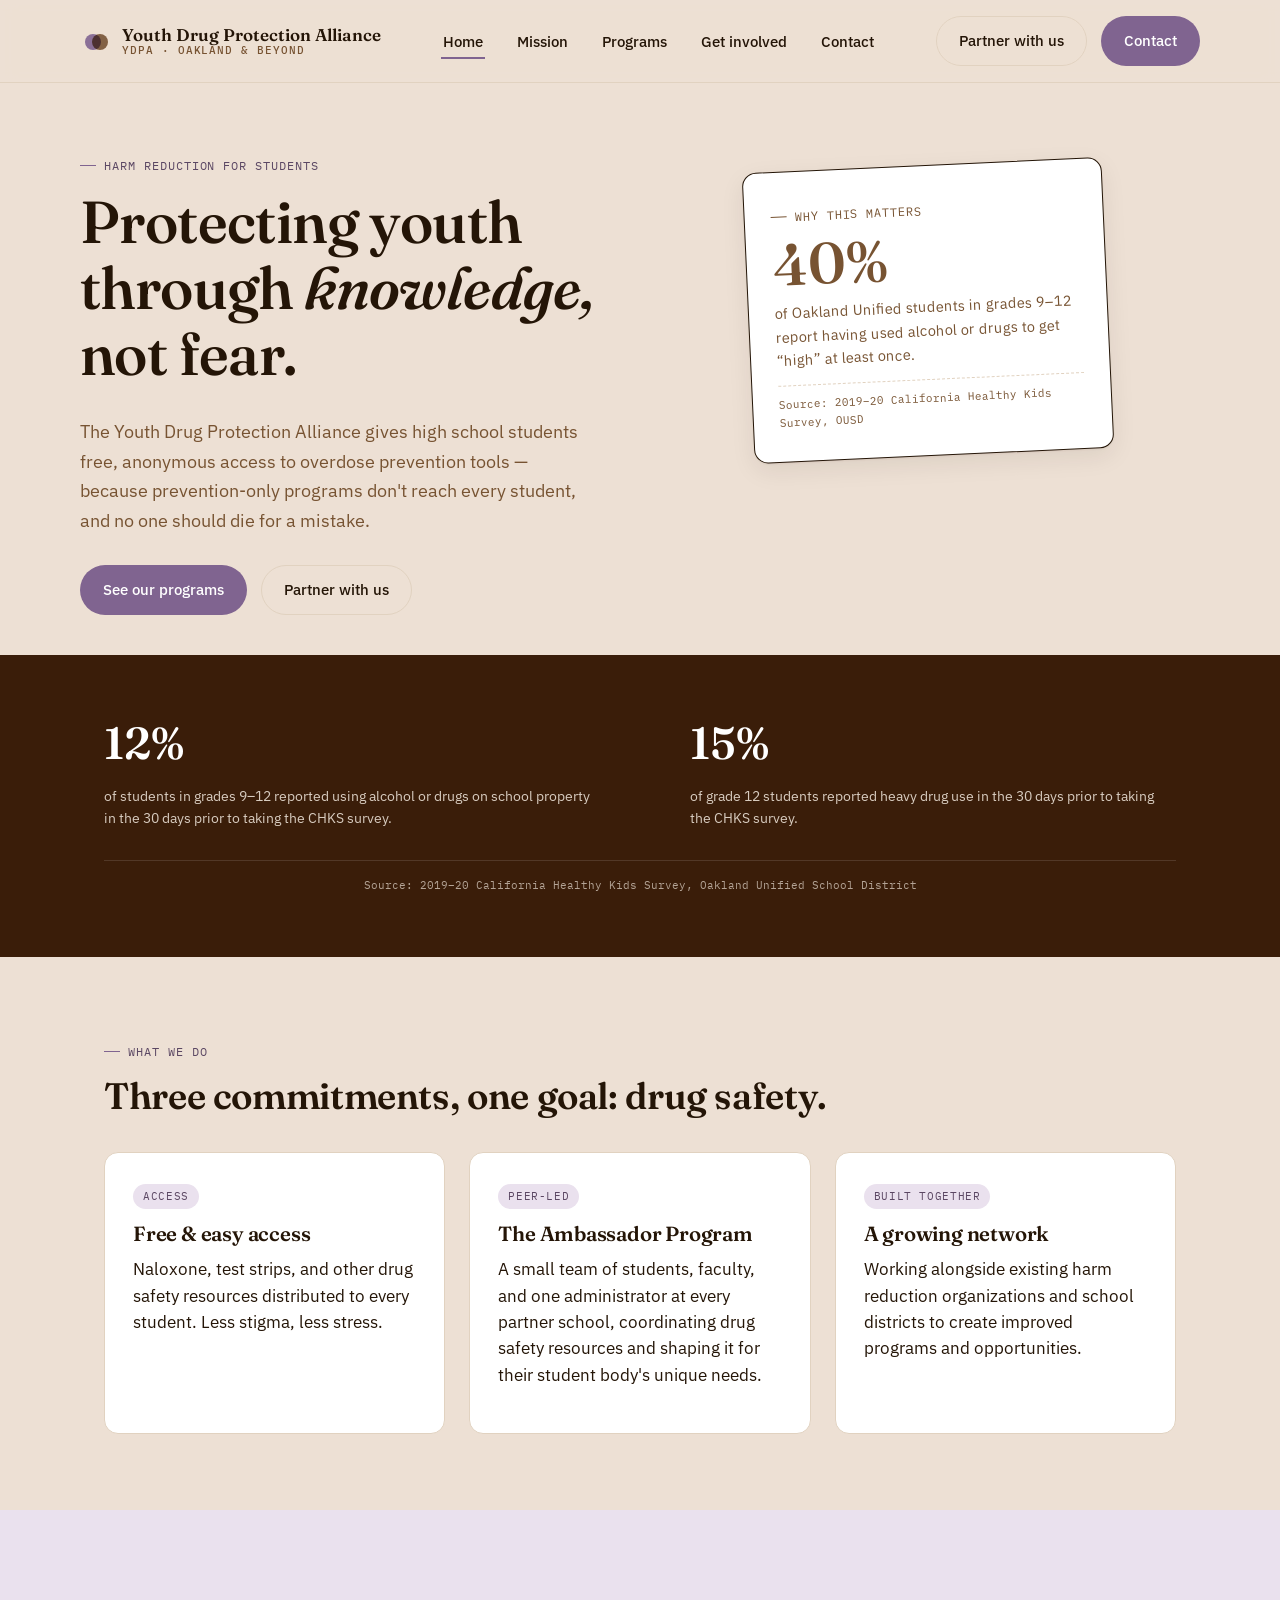
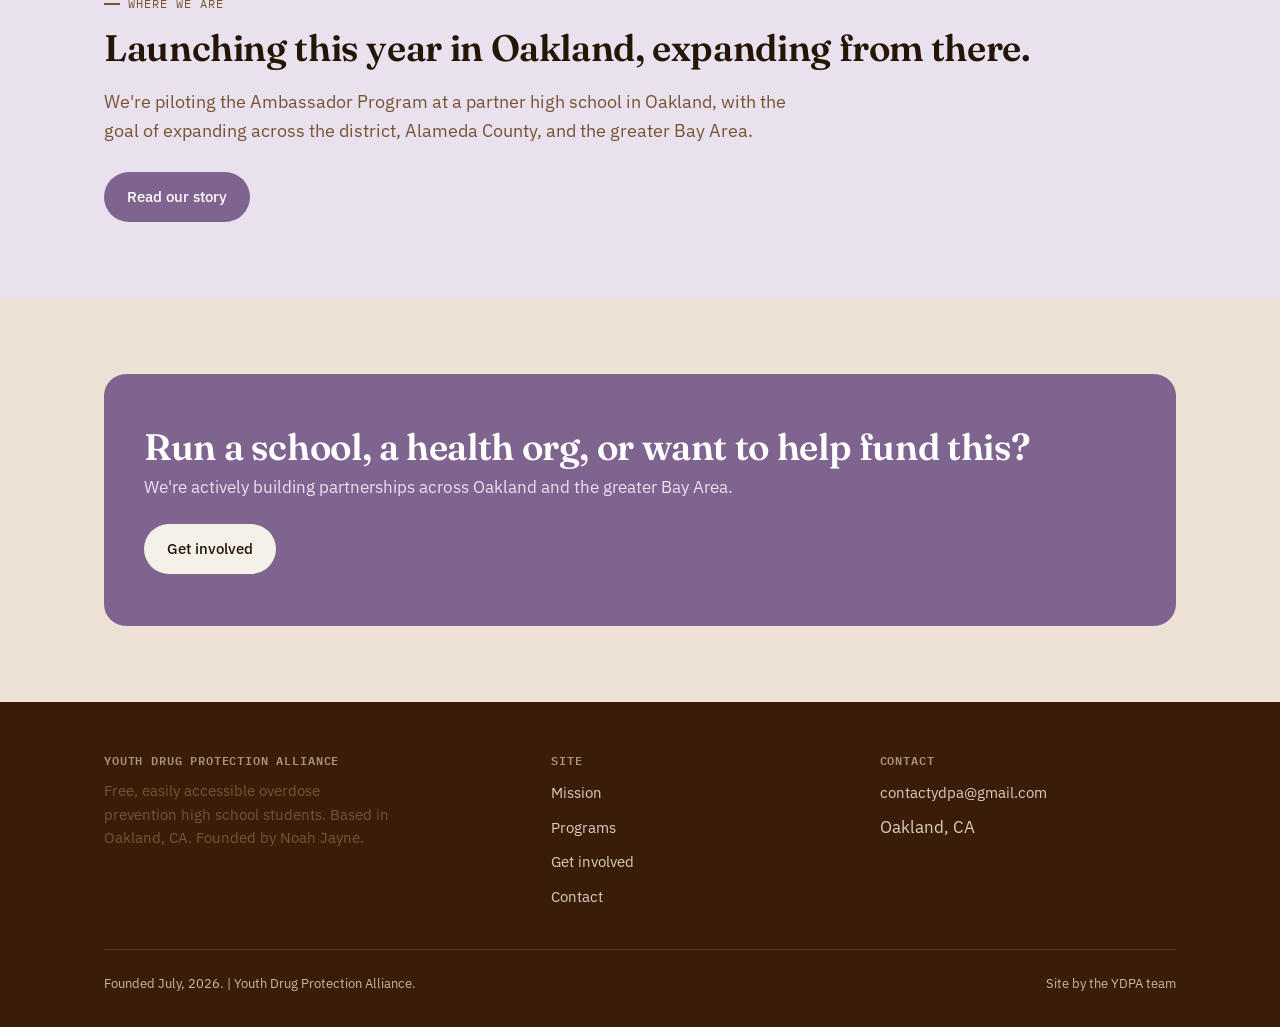
<file: index.html>
<!DOCTYPE html>
<html lang="en">
<head>
<meta charset="UTF-8">
<meta name="viewport" content="width=device-width, initial-scale=1.0">
<title>Youth Drug Protection Alliance — Free, anonymous overdose prevention for youth</title>
<meta name="description" content="Youth Drug Protection Alliance gives Bay Area students free, anonymous access to overdose prevention tools — because prevention alone doesn't reach everyone.">
<link rel="icon" href="data:image/svg+xml,%3Csvg xmlns='http://www.w3.org/2000/svg' viewBox='0 0 32 32'%3E%3Crect width='32' height='32' rx='8' fill='%23F1E6DA'/%3E%3Ccircle cx='13' cy='17' r='7' fill='%23806490' opacity='0.9'/%3E%3Ccircle cx='20' cy='17' r='7' fill='%23775332' opacity='0.85'/%3E%3C/svg%3E">
<link rel="preconnect" href="https://fonts.googleapis.com">
<link href="https://fonts.googleapis.com/css2?family=Fraunces:opsz,wght@9..144,400;9..144,560;9..144,600&family=IBM+Plex+Sans:wght@400;500;600&family=IBM+Plex+Mono:wght@500;600&display=swap" rel="stylesheet">
<link rel="stylesheet" href="css/style.css">
</head>
<body>

<header class="site-header">
  <div class="container nav">
    <a href="index.html" class="brand">
      <svg class="brand-mark" viewBox="0 0 32 32" aria-hidden="true">
        <circle cx="13" cy="17" r="8" fill="var(--fern)" opacity="0.9"/>
        <circle cx="20" cy="17" r="8" fill="var(--berry)" opacity="0.85" style="mix-blend-mode:multiply"/>
      </svg>
      <span class="brand-name">Youth Drug Protection Alliance<small>YDPA · Oakland &amp; Beyond </small></span>
    </a>
    <button class="nav-toggle" aria-label="Toggle menu" aria-expanded="false">
      <span></span><span></span><span></span>
    </button>
    <ul class="nav-links">
      <li><a href="index.html" aria-current="page">Home</a></li>
      <li><a href="about.html">Mission</a></li>
      <li><a href="programs.html">Programs</a></li>
      <li><a href="partners.html">Get involved</a></li>
      <li><a href="contact.html">Contact</a></li>
    </ul>
    <div class="nav-cta">
      <a href="partners.html" class="btn btn-ghost">Partner with us</a>
      <a href="contact.html" class="btn btn-primary">Contact</a>
    </div>
  </div>
</header>

<main>

  <section class="hero container">
    <div class="hero-grid">
      <div class="hero-copy reveal in">
        <div class="eyebrow">Harm reduction for students</div>
        <h1>Protecting youth through <i>knowledge,</i>  not fear.</h1>
        <p class="lede">The Youth Drug Protection Alliance gives high school students free, anonymous access to overdose prevention tools — because prevention-only programs don't reach every student, and no one should die for a mistake. </p>
        <div class="hero-actions">
          <a href="programs.html" class="btn btn-primary">See our programs</a>
          <a href="partners.html" class="btn btn-ghost">Partner with us</a>
        </div>
      </div>
      <aside class="index-card reveal in" aria-label="Key statistic">
        <div class="eyebrow berry">Why this matters</div>
        <p class="big-stat">40%</p>
        <p>of Oakland Unified students in grades 9&ndash;12 report having used alcohol or drugs to get &ldquo;high&rdquo; at least once.</p>
        <p class="source">Source: 2019&ndash;20 California Healthy Kids Survey, OUSD</p>
      </aside>
    </div>
  </section>

  <section class="stat-band">
    <div class="container">
      <div class="stat-grid">
        <div class="stat-item reveal">
          <p class="big-stat">12%</p>
          <p>of students in grades 9&ndash;12 reported using alcohol or drugs on school property in the 30 days prior to taking the CHKS survey.</p>
        </div>
        <div class="stat-item reveal">
          <p class="big-stat">15%</p>
          <p>of grade 12 students reported heavy drug use in the 30 days prior to taking the CHKS survey.</p>
        </div>
      </div>
      <p class="source">Source: 2019&ndash;20 California Healthy Kids Survey, Oakland Unified School District</p>
    </div>
  </section>

  <section class="section">
    <div class="container">
      <div class="eyebrow">What we do</div>
      <h2>Three commitments, one goal: drug safety.</h2>
      <div class="grid-3" style="margin-top:36px;">
        <div class="card reveal">
          <span class="tag">Access</span>
          <h3>Free &amp; easy access</h3>
          <p>Naloxone, test strips, and other drug safety resources distributed to every student. Less stigma, less stress.</p>
        </div>
        <div class="card reveal">
          <span class="tag">Peer-led</span>
          <h3>The Ambassador Program</h3>
          <p>A small team of students, faculty, and one administrator at every partner school, coordinating drug safety resources and shaping it for their student body's unique needs.</p>
        </div>
        <div class="card reveal">
          <span class="tag">Built together</span>
          <h3>A growing network</h3>
          <p> Working alongside existing harm reduction organizations and school districts to create improved programs and opportunities.</p>
        </div>
      </div>
    </div>
  </section>

  <section class="section tint">
    <div class="container">
      <div class="eyebrow berry">Where we are</div>
      <h2>Launching this year in Oakland, expanding from there.</h2>
      <p class="lede" style="max-width:64ch;">We're piloting the Ambassador Program at a partner high school in Oakland, with the goal of expanding across the district, Alameda County, and the greater Bay Area. </p>
      <a href="about.html" class="btn btn-primary" style="margin-top:8px;">Read our story</a>
    </div>
  </section>

  <section class="section">
    <div class="container">
      <div class="cta-band reveal">
        <div>
          <h2>Run a school, a health org, or want to help fund this?</h2>
          <p>We're actively building partnerships across Oakland and the greater Bay Area.</p>
        </div>
        <a href="partners.html" class="btn btn-on-dark">Get involved</a>
      </div>
    </div>
  </section>

</main>

<footer class="site-footer">
  <div class="container">
    <div class="footer-grid">
      <div>
        <h4>Youth Drug Protection Alliance</h4>
        <p style="color:var(--sub); font-size:14.5px; max-width:32ch;">Free, easily accessible overdose prevention high school students. Based in Oakland, CA. Founded by Noah Jayne.</p>
      </div>
      <div>
        <h4>Site</h4>
        <ul>
          <li><a href="about.html">Mission</a></li>
          <li><a href="programs.html">Programs</a></li>
          <li><a href="partners.html">Get involved</a></li>
          <li><a href="contact.html">Contact</a></li>
        </ul>
      </div>
      <div>
        <h4>Contact</h4>
        <ul>
          <li><a href="mailto:contactydpa@gmail.com">contactydpa@gmail.com</a></li>
          <li>Oakland, CA</li>
        </ul>
      </div>
    </div>
    <div class="footer-bottom">
    </span> Founded July, 2026. | Youth Drug Protection Alliance.</span>
      <span>Site by the YDPA team</span>
    </div>
  </div>
</footer>

<script>document.getElementById('year').textContent = new Date().getFullYear();</script>
<script src="js/main.js"></script>
</body>
</html>
</file>
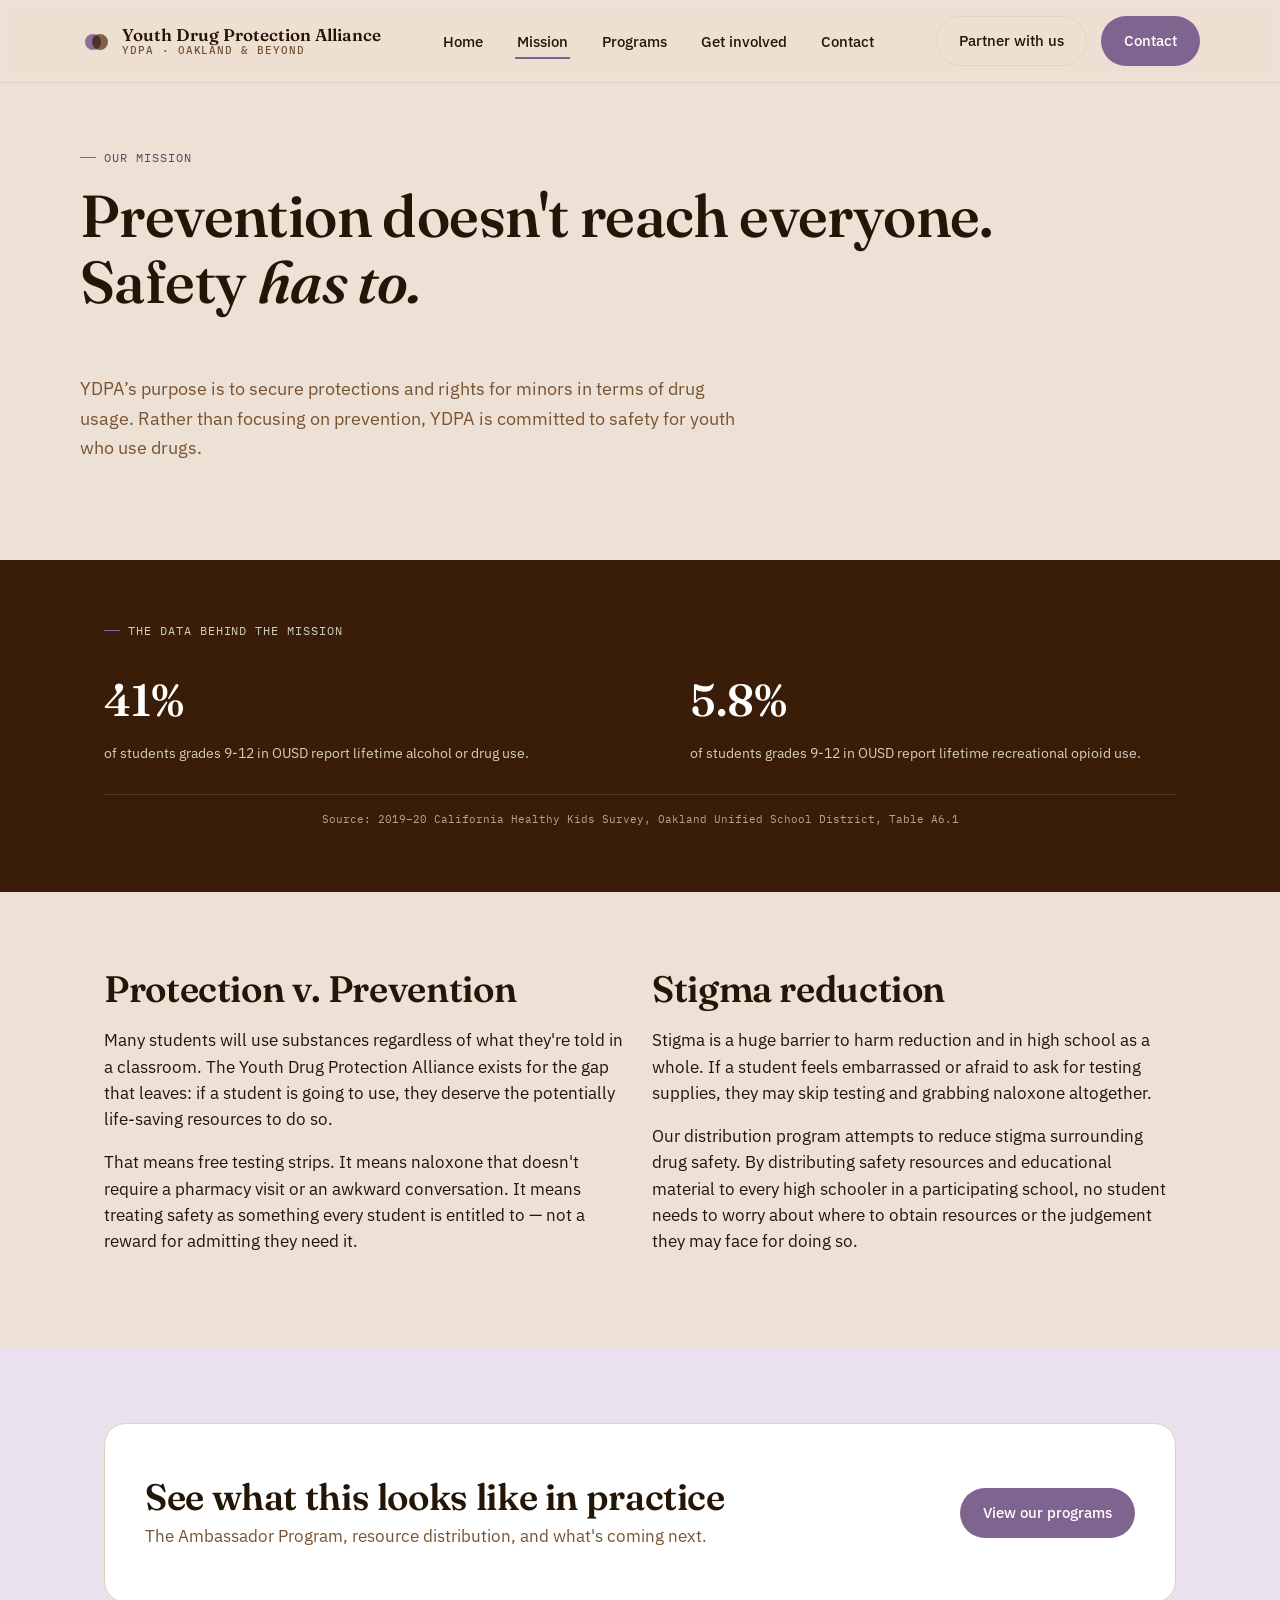
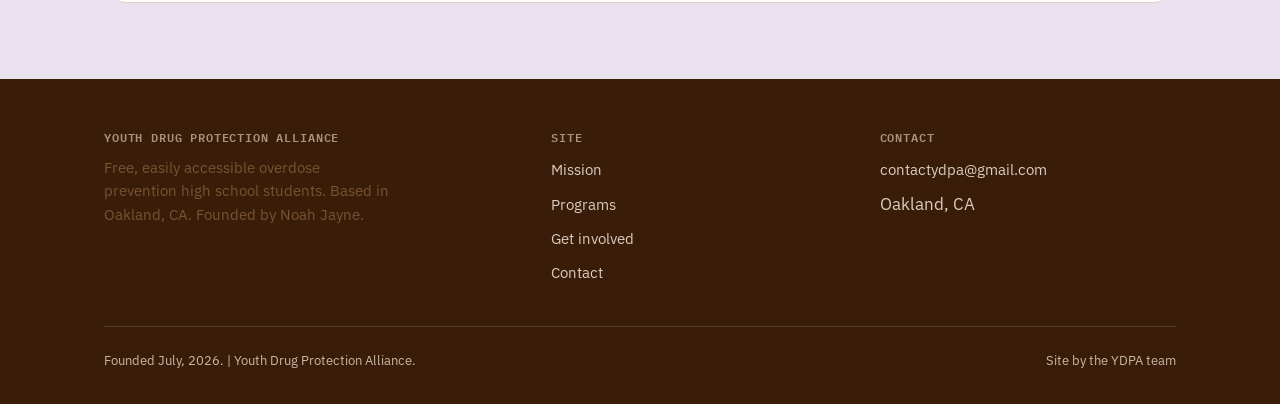
<file: about.html>
<!DOCTYPE html>
<html lang="en">
<head>
<meta charset="UTF-8">
<meta name="viewport" content="width=device-width, initial-scale=1.0">
<title>Our Mission — Youth Drug Protection Alliance</title>
<meta name="description" content="Why Youth Drug Protection Alliance exists: prevention-only programs don't reach every student, so we make sure that if a student does use, they don't die.">
<link rel="icon" href="data:image/svg+xml,%3Csvg xmlns='http://www.w3.org/2000/svg' viewBox='0 0 32 32'%3E%3Crect width='32' height='32' rx='8' fill='%23F1E6DA'/%3E%3Ccircle cx='13' cy='17' r='7' fill='%23806490' opacity='0.9'/%3E%3Ccircle cx='20' cy='17' r='7' fill='%23775332' opacity='0.85'/%3E%3C/svg%3E">
<link rel="preconnect" href="https://fonts.googleapis.com">
<link href="https://fonts.googleapis.com/css2?family=Fraunces:opsz,wght@9..144,400;9..144,560;9..144,600&family=IBM+Plex+Sans:wght@400;500;600&family=IBM+Plex+Mono:wght@500;600&display=swap" rel="stylesheet">
<link rel="stylesheet" href="css/style.css">
</head>
<body>

<header class="site-header">
  <div class="container nav">
    <a href="index.html" class="brand">
      <svg class="brand-mark" viewBox="0 0 32 32" aria-hidden="true">
        <circle cx="13" cy="17" r="8" fill="var(--fern)" opacity="0.9"/>
        <circle cx="20" cy="17" r="8" fill="var(--berry)" opacity="0.85" style="mix-blend-mode:multiply"/>
      </svg>
      <span class="brand-name">Youth Drug Protection Alliance<small>YDPA · Oakland &amp; Beyond </small></span>
    </a>
    <button class="nav-toggle" aria-label="Toggle menu" aria-expanded="false">
      <span></span><span></span><span></span>
    </button>
    <ul class="nav-links">
      <li><a href="index.html">Home</a></li>
      <li><a href="about.html" aria-current="page">Mission</a></li>
      <li><a href="programs.html">Programs</a></li>
      <li><a href="partners.html">Get involved</a></li>
      <li><a href="contact.html">Contact</a></li>
    </ul>
    <div class="nav-cta">
      <a href="partners.html" class="btn btn-ghost">Partner with us</a>
      <a href="contact.html" class="btn btn-primary">Contact</a>
    </div>
  </div>
</header>

<main>

  <section class="page-header container">
    <div class="eyebrow">Our mission</div>
    <h1>Prevention doesn't reach everyone. <br/> Safety <i>has to.</i> </h1>
    <p class="lede"> <br/> YDPA’s purpose is to secure protections and rights for minors in terms of drug usage. Rather than focusing on prevention, YDPA is committed to safety for youth who use drugs.<br/> <br/> <br/> </p>
  </section>

  <section class="stat-band">
    <div class="container">
      <div class="eyebrow" style="color:#CFCDC0;">The data behind the mission</div>
      <div class="stat-grid" style="margin-top:10px;">
        <div class="stat-item reveal">
          <p class="big-stat">41%</p>
          <p>of students grades 9-12 in OUSD report lifetime alcohol or drug use.</p>
        </div>
        <div class="stat-item reveal">
          <p class="big-stat">5.8%</p>
          <p>of students grades 9-12 in OUSD report lifetime recreational opioid use.</p>
        </div>
      </div>
      <p class="source">Source: 2019&ndash;20 California Healthy Kids Survey, Oakland Unified School District, Table A6.1</p>
    </div>
  </section>

  
  <section class="section">
    <div class="container">
      <div class="grid-2">
        <div class="reveal">
          <h2>Protection v. Prevention</h2>
          <p>Many students will use substances regardless of what they're told in a classroom. The Youth Drug Protection Alliance exists for the gap that leaves: if a student is going to use, they deserve the potentially life-saving resources to do so.</p>
          <p>That means free testing strips. It means naloxone that doesn't require a pharmacy visit or an awkward conversation. It means treating safety as something every student is entitled to &mdash; not a reward for admitting they need it.</p>
        </div>
        <div class="reveal">
          <h2>Stigma reduction</h2>
          <p>Stigma is a huge barrier to harm reduction and in high school as a whole. If a student feels embarrassed or afraid to ask for testing supplies, they may skip testing and grabbing naloxone altogether. </p>
          <p>Our distribution program attempts to reduce stigma surrounding drug safety. By distributing safety resources and educational material to every high schooler in a participating school, no student needs to worry about where to obtain resources or the judgement they may face for doing so.</p>
        </div>
      </div>
    </div>
  </section>


  <section class="section tint">
    <div class="container">
      <div class="cta-band" style="background:var(--card); border:1px solid var(--line);">
        <div>
          <h2 style="color:var(--ink);">See what this looks like in practice</h2>
          <p style="color:var(--sub);">The Ambassador Program, resource distribution, and what's coming next.</p>
        </div>
        <a href="programs.html" class="btn btn-primary">View our programs</a>
      </div>
    </div>
  </section>

</main>

<footer class="site-footer">
  <div class="container">
    <div class="footer-grid">
      <div>
        <h4>Youth Drug Protection Alliance</h4>
        <p style="color:var(--sub); font-size:14.5px; max-width:32ch;">Free, easily accessible overdose prevention high school students. Based in Oakland, CA. Founded by Noah Jayne.</p>
      </div>
      <div>
        <h4>Site</h4>
        <ul>
          <li><a href="about.html">Mission</a></li>
          <li><a href="programs.html">Programs</a></li>
          <li><a href="partners.html">Get involved</a></li>
          <li><a href="contact.html">Contact</a></li>
        </ul>
      </div>
      <div>
        <h4>Contact</h4>
        <ul>
          <li><a href="mailto:contactydpa@gmail.com">contactydpa@gmail.com</a></li>
          <li>Oakland, CA</li>
        </ul>
      </div>
    </div>
    <div class="footer-bottom">
    </span> Founded July, 2026. | Youth Drug Protection Alliance.</span>
      <span>Site by the YDPA team</span>
    </div>
  </div>
</footer>

<script>document.getElementById('year').textContent = new Date().getFullYear();</script>
<script src="js/main.js"></script>
</body>
</html>
</file>
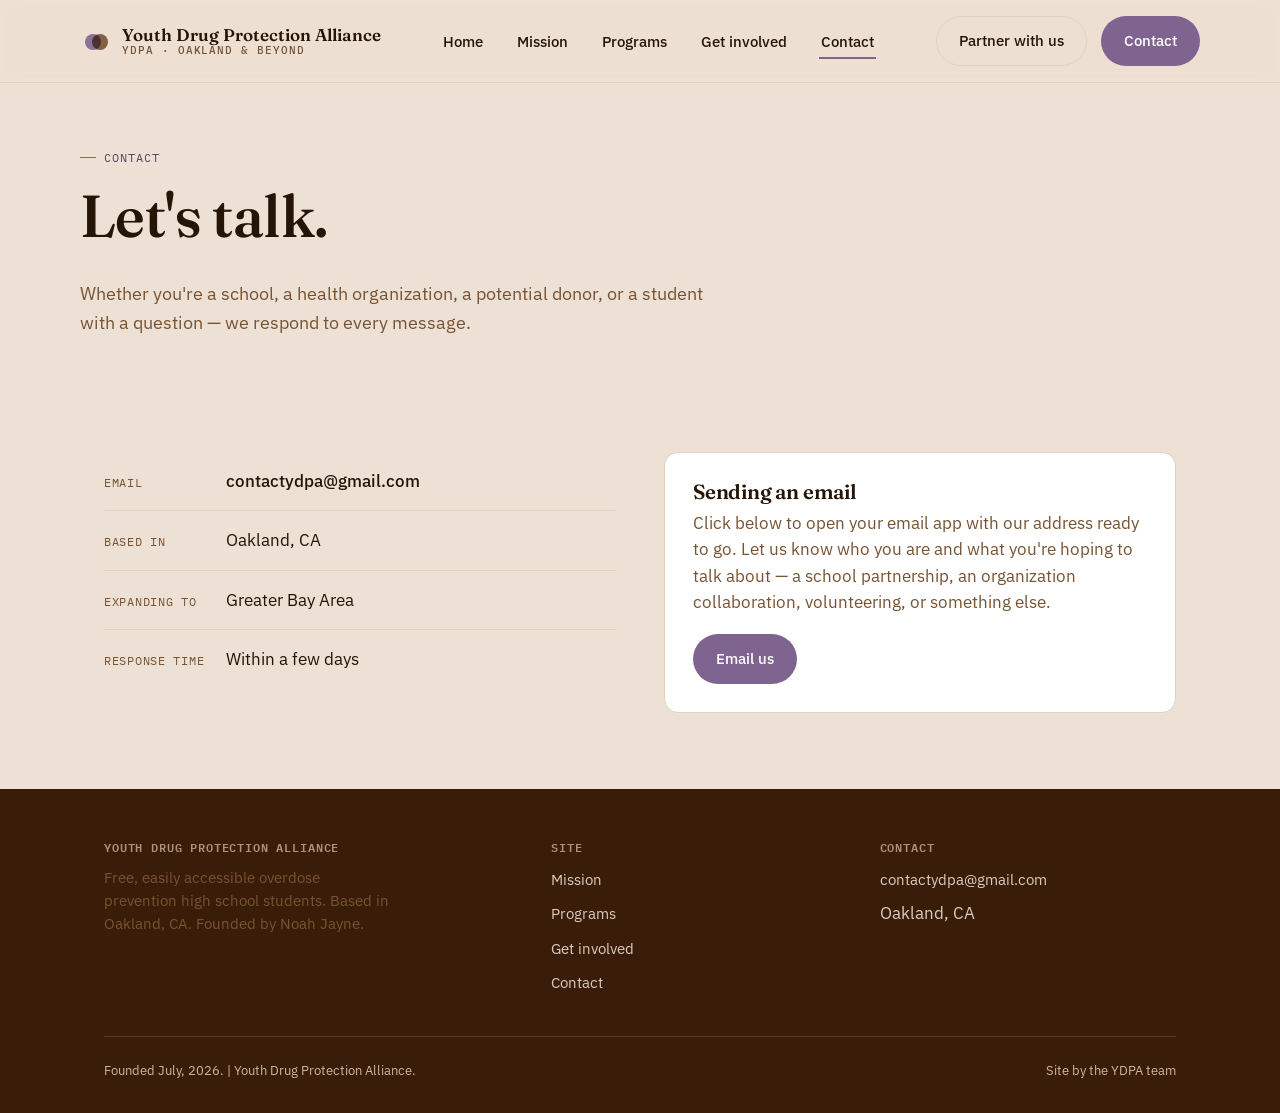
<file: contact.html>
<!DOCTYPE html>
<html lang="en">
<head>
<meta charset="UTF-8">
<meta name="viewport" content="width=device-width, initial-scale=1.0">
<title>Contact — Youth Drug Protection Alliance</title>
<meta name="description" content="Get in touch with Youth Drug Protection Alliance.">
<link rel="icon" href="data:image/svg+xml,%3Csvg xmlns='http://www.w3.org/2000/svg' viewBox='0 0 32 32'%3E%3Crect width='32' height='32' rx='8' fill='%23F1E6DA'/%3E%3Ccircle cx='13' cy='17' r='7' fill='%23806490' opacity='0.9'/%3E%3Ccircle cx='20' cy='17' r='7' fill='%23775332' opacity='0.85'/%3E%3C/svg%3E">
<link rel="preconnect" href="https://fonts.googleapis.com">
<link href="https://fonts.googleapis.com/css2?family=Fraunces:opsz,wght@9..144,400;9..144,560;9..144,600&family=IBM+Plex+Sans:wght@400;500;600&family=IBM+Plex+Mono:wght@500;600&display=swap" rel="stylesheet">
<link rel="stylesheet" href="css/style.css">
</head>
<body>

<header class="site-header">
  <div class="container nav">
    <a href="index.html" class="brand">
      <svg class="brand-mark" viewBox="0 0 32 32" aria-hidden="true">
        <circle cx="13" cy="17" r="8" fill="var(--fern)" opacity="0.9"/>
        <circle cx="20" cy="17" r="8" fill="var(--berry)" opacity="0.85" style="mix-blend-mode:multiply"/>
      </svg>
      <span class="brand-name">Youth Drug Protection Alliance<small>YDPA · Oakland &amp; Beyond </small></span>
    </a>
    <button class="nav-toggle" aria-label="Toggle menu" aria-expanded="false">
      <span></span><span></span><span></span>
    </button>
    <ul class="nav-links">
      <li><a href="index.html">Home</a></li>
      <li><a href="about.html">Mission</a></li>
      <li><a href="programs.html">Programs</a></li>
      <li><a href="partners.html">Get involved</a></li>
      <li><a href="contact.html" aria-current="page">Contact</a></li>
    </ul>
    <div class="nav-cta">
      <a href="partners.html" class="btn btn-ghost">Partner with us</a>
      <a href="contact.html" class="btn btn-primary">Contact</a>
    </div>
  </div>
</header>

<main>

  <section class="page-header container">
    <div class="eyebrow">Contact</div>
    <h1>Let's talk.</h1>
    <p class="lede">Whether you're a school, a health organization, a potential donor, or a student with a question &mdash; we respond to every message.</p>
  </section>

  <section class="section">
    <div class="container contact-grid">
      <div class="reveal">
        <div class="contact-line">
          <span class="label">Email</span>
          <a href="mailto:contactydpa@gmail.com">contactydpa@gmail.com</a>
        </div>
        <div class="contact-line">
          <span class="label">Based in</span>
          <span>Oakland, CA</span>
        </div>
        <div class="contact-line">
          <span class="label">Expanding to</span>
          <span>Greater Bay Area</span>
        </div>
        <div class="contact-line" style="border-bottom:none;">
          <span class="label">Response time</span>
          <span>Within a few days</span>
        </div>
      </div>

      <div class="card reveal">
        <h3 style="margin-bottom:6px;">Sending an email</h3>
        <p style="color:var(--sub); margin-bottom:18px;">Click below to open your email app with our address ready to go. Let us know who you are and what you're hoping to talk about &mdash; a school partnership, an organization collaboration, volunteering, or something else.</p>
        <a href="mailto:contactydpa@gmail.com?subject=Interest%20in%20YDPA" class="btn btn-primary">Email us</a>
      </div>
    </div>
  </section>

</main>

<footer class="site-footer">
  <div class="container">
    <div class="footer-grid">
      <div>
        <h4>Youth Drug Protection Alliance</h4>
        <p style="color:var(--sub); font-size:14.5px; max-width:32ch;">Free, easily accessible overdose prevention high school students. Based in Oakland, CA. Founded by Noah Jayne.</p>
      </div>
      <div>
        <h4>Site</h4>
        <ul>
          <li><a href="about.html">Mission</a></li>
          <li><a href="programs.html">Programs</a></li>
          <li><a href="partners.html">Get involved</a></li>
          <li><a href="contact.html">Contact</a></li>
        </ul>
      </div>
      <div>
        <h4>Contact</h4>
        <ul>
          <li><a href="mailto:contactydpa@gmail.com">contactydpa@gmail.com</a></li>
          <li>Oakland, CA</li>
        </ul>
      </div>
    </div>
    <div class="footer-bottom">
    </span> Founded July, 2026. | Youth Drug Protection Alliance.</span>
      <span>Site by the YDPA team</span>
    </div>
  </div>
</footer>

<script>document.getElementById('year').textContent = new Date().getFullYear();</script>
<script src="js/main.js"></script>
</body>
</html>
</file>
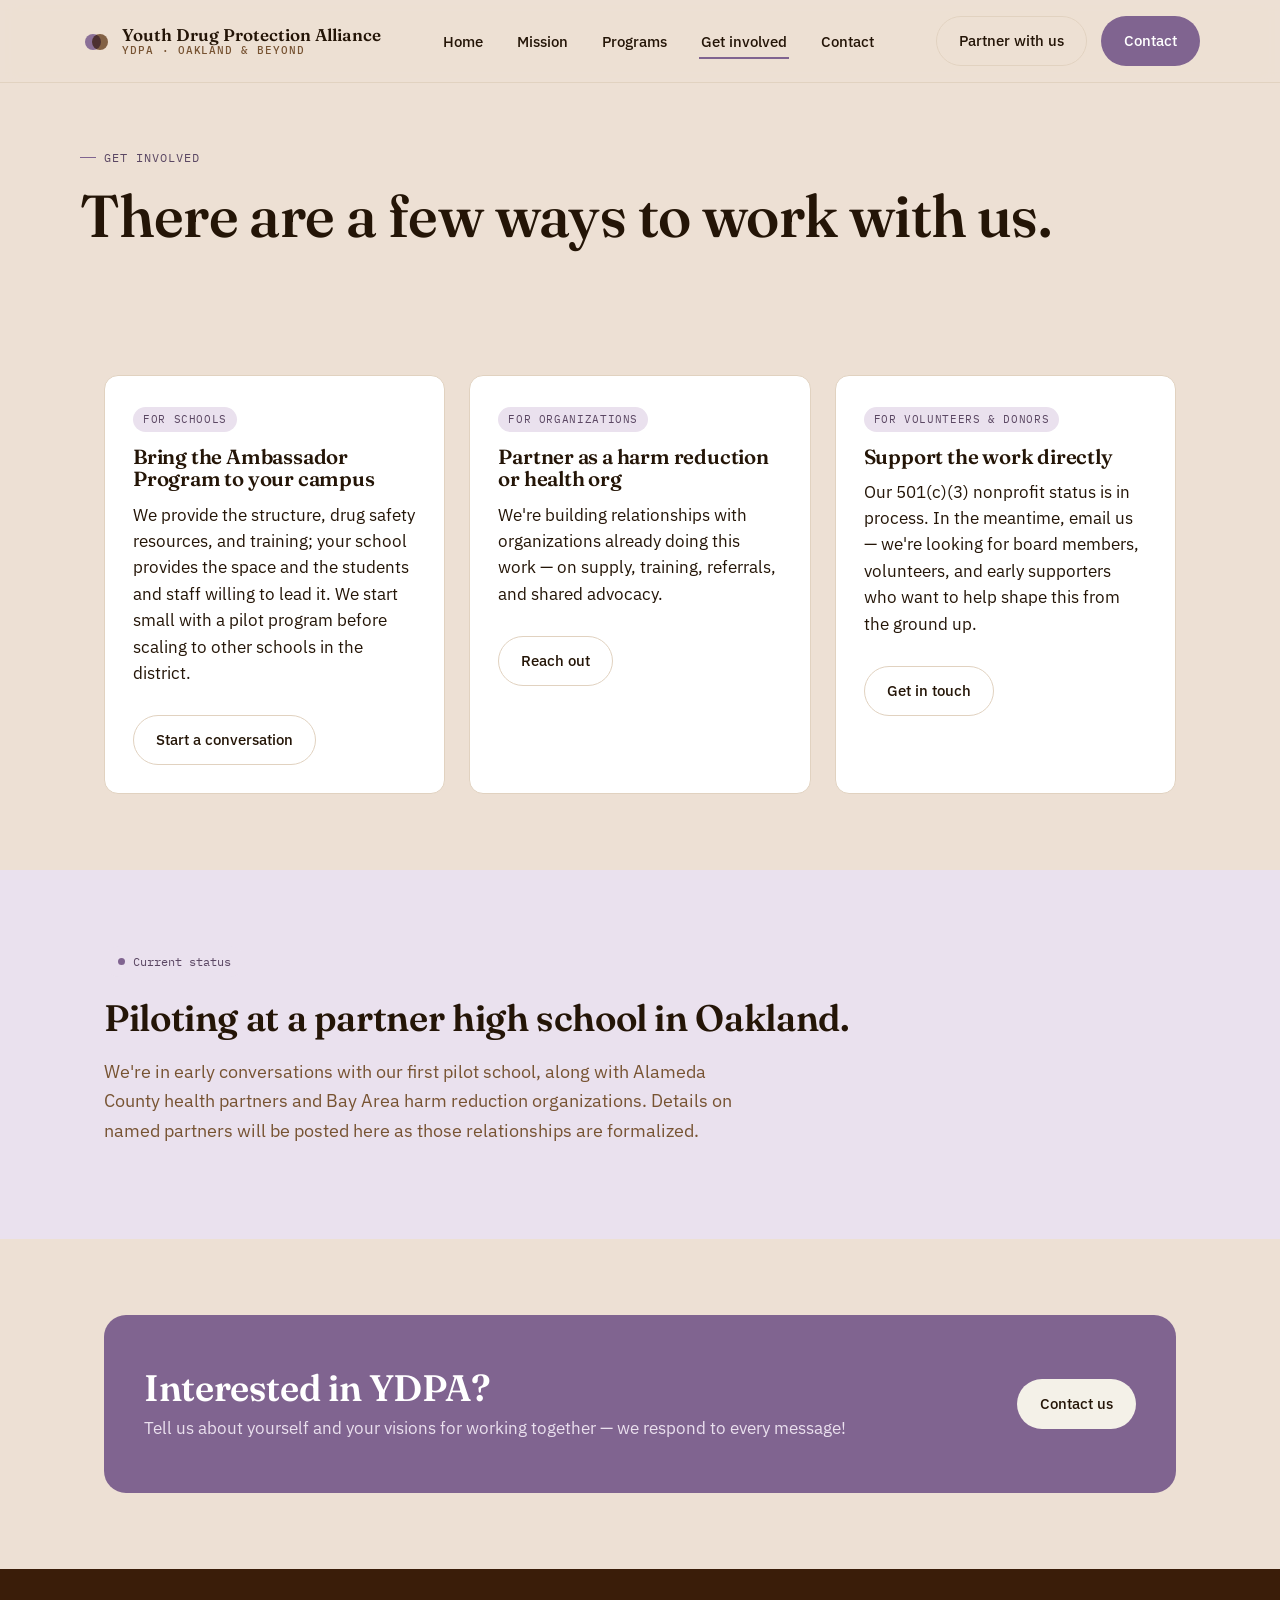
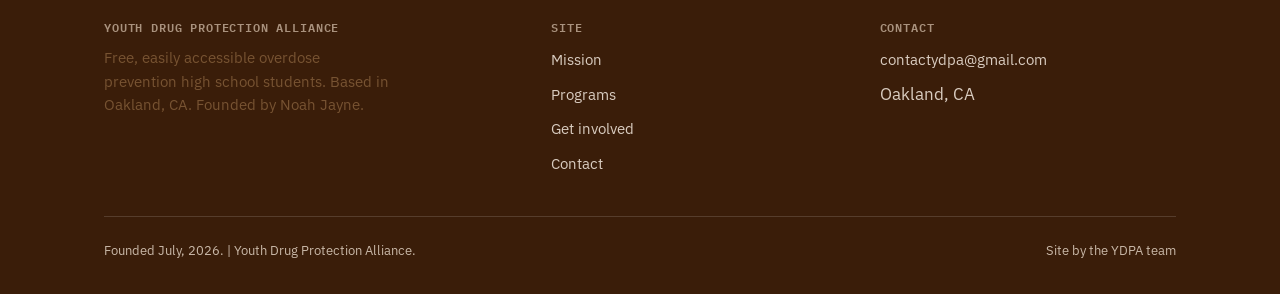
<file: partners.html>
<!DOCTYPE html>
<html lang="en">
<head>
<meta charset="UTF-8">
<meta name="viewport" content="width=device-width, initial-scale=1.0">
<title>Get Involved — Youth Drug Protection Alliance</title>
<meta name="description" content="Bring the Ambassador Program to your school, partner with YDPA as a harm reduction organization, or support the work as a volunteer or donor.">
<link rel="icon" href="data:image/svg+xml,%3Csvg xmlns='http://www.w3.org/2000/svg' viewBox='0 0 32 32'%3E%3Crect width='32' height='32' rx='8' fill='%23F1E6DA'/%3E%3Ccircle cx='13' cy='17' r='7' fill='%23806490' opacity='0.9'/%3E%3Ccircle cx='20' cy='17' r='7' fill='%23775332' opacity='0.85'/%3E%3C/svg%3E">
<link rel="preconnect" href="https://fonts.googleapis.com">
<link href="https://fonts.googleapis.com/css2?family=Fraunces:opsz,wght@9..144,400;9..144,560;9..144,600&family=IBM+Plex+Sans:wght@400;500;600&family=IBM+Plex+Mono:wght@500;600&display=swap" rel="stylesheet">
<link rel="stylesheet" href="css/style.css">
</head>
<body>

<header class="site-header">
  <div class="container nav">
    <a href="index.html" class="brand">
      <svg class="brand-mark" viewBox="0 0 32 32" aria-hidden="true">
        <circle cx="13" cy="17" r="8" fill="var(--fern)" opacity="0.9"/>
        <circle cx="20" cy="17" r="8" fill="var(--berry)" opacity="0.85" style="mix-blend-mode:multiply"/>
      </svg>
      <span class="brand-name">Youth Drug Protection Alliance<small>YDPA · Oakland &amp; Beyond </small></span>
    </a>
    <button class="nav-toggle" aria-label="Toggle menu" aria-expanded="false">
      <span></span><span></span><span></span>
    </button>
    <ul class="nav-links">
      <li><a href="index.html">Home</a></li>
      <li><a href="about.html">Mission</a></li>
      <li><a href="programs.html">Programs</a></li>
      <li><a href="partners.html" aria-current="page">Get involved</a></li>
      <li><a href="contact.html">Contact</a></li>
    </ul>
    <div class="nav-cta">
      <a href="partners.html" class="btn btn-ghost">Partner with us</a>
      <a href="contact.html" class="btn btn-primary">Contact</a>
    </div>
  </div>
</header>

<main>

  <section class="page-header container">
    <div class="eyebrow">Get involved</div>
    <h1>There are a few ways to work with us.</h1>
  </section>

  <section class="section">
    <div class="container">
      <div class="grid-3">
        <div class="card reveal">
          <span class="tag">For schools</span>
          <h3>Bring the Ambassador Program to your campus</h3>
          <p>We provide the structure, drug safety resources, and training; your school provides the space and the students and staff willing to lead it. We start small with a pilot program before scaling to other schools in the district.</p>
          <a href="contact.html" class="btn btn-ghost" style="margin-top:12px;">Start a conversation</a>
        </div>
        <div class="card reveal">
          <span class="tag">For organizations</span>
          <h3>Partner as a harm reduction or health org</h3>
          <p>We're building relationships with organizations already doing this work &mdash; on supply, training, referrals, and shared advocacy.</p>
          <a href="contact.html" class="btn btn-ghost" style="margin-top:12px;">Reach out</a>
        </div>
        <div class="card reveal">
          <span class="tag">For volunteers &amp; donors</span>
          <h3>Support the work directly</h3>
          <p>Our 501(c)(3) nonprofit status is in process. In the meantime, email us &mdash; we're looking for board members, volunteers, and early supporters who want to help shape this from the ground up.</p>
          <a href="contact.html" class="btn btn-ghost" style="margin-top:12px;">Get in touch</a>
        </div>
      </div>
    </div>
  </section>

  <section class="section tint">
    <div class="container">
      <div class="status-pill"><span class="dot"></span> Current status</div>
      <h2>Piloting at a partner high school in Oakland.</h2>
      <p class="lede" style="max-width:60ch;">We're in early conversations with our first pilot school, along with Alameda County health partners and Bay Area harm reduction organizations. Details on named partners will be posted here as those relationships are formalized.</p>
    </div>
  </section>

  <section class="section">
    <div class="container">
      <div class="cta-band reveal">
        <div>
          <h2>Interested in YDPA?</h2>
          <p>Tell us about yourself and your visions for working together &mdash; we respond to every message!</p>
        </div>
        <a href="contact.html" class="btn btn-on-dark">Contact us</a>
      </div>
    </div>
  </section>

</main>

<footer class="site-footer">
  <div class="container">
    <div class="footer-grid">
      <div>
        <h4>Youth Drug Protection Alliance</h4>
        <p style="color:var(--sub); font-size:14.5px; max-width:32ch;">Free, easily accessible overdose prevention high school students. Based in Oakland, CA. Founded by Noah Jayne.</p>
      </div>
      <div>
        <h4>Site</h4>
        <ul>
          <li><a href="about.html">Mission</a></li>
          <li><a href="programs.html">Programs</a></li>
          <li><a href="partners.html">Get involved</a></li>
          <li><a href="contact.html">Contact</a></li>
        </ul>
      </div>
      <div>
        <h4>Contact</h4>
        <ul>
          <li><a href="mailto:contactydpa@gmail.com">contactydpa@gmail.com</a></li>
          <li>Oakland, CA</li>
        </ul>
      </div>
    </div>
    <div class="footer-bottom">
    </span> Founded July, 2026. | Youth Drug Protection Alliance.</span>
      <span>Site by the YDPA team</span>
    </div>
  </div>
</footer>

<script>document.getElementById('year').textContent = new Date().getFullYear();</script>
<script src="js/main.js"></script>
</body>
</html>
</file>
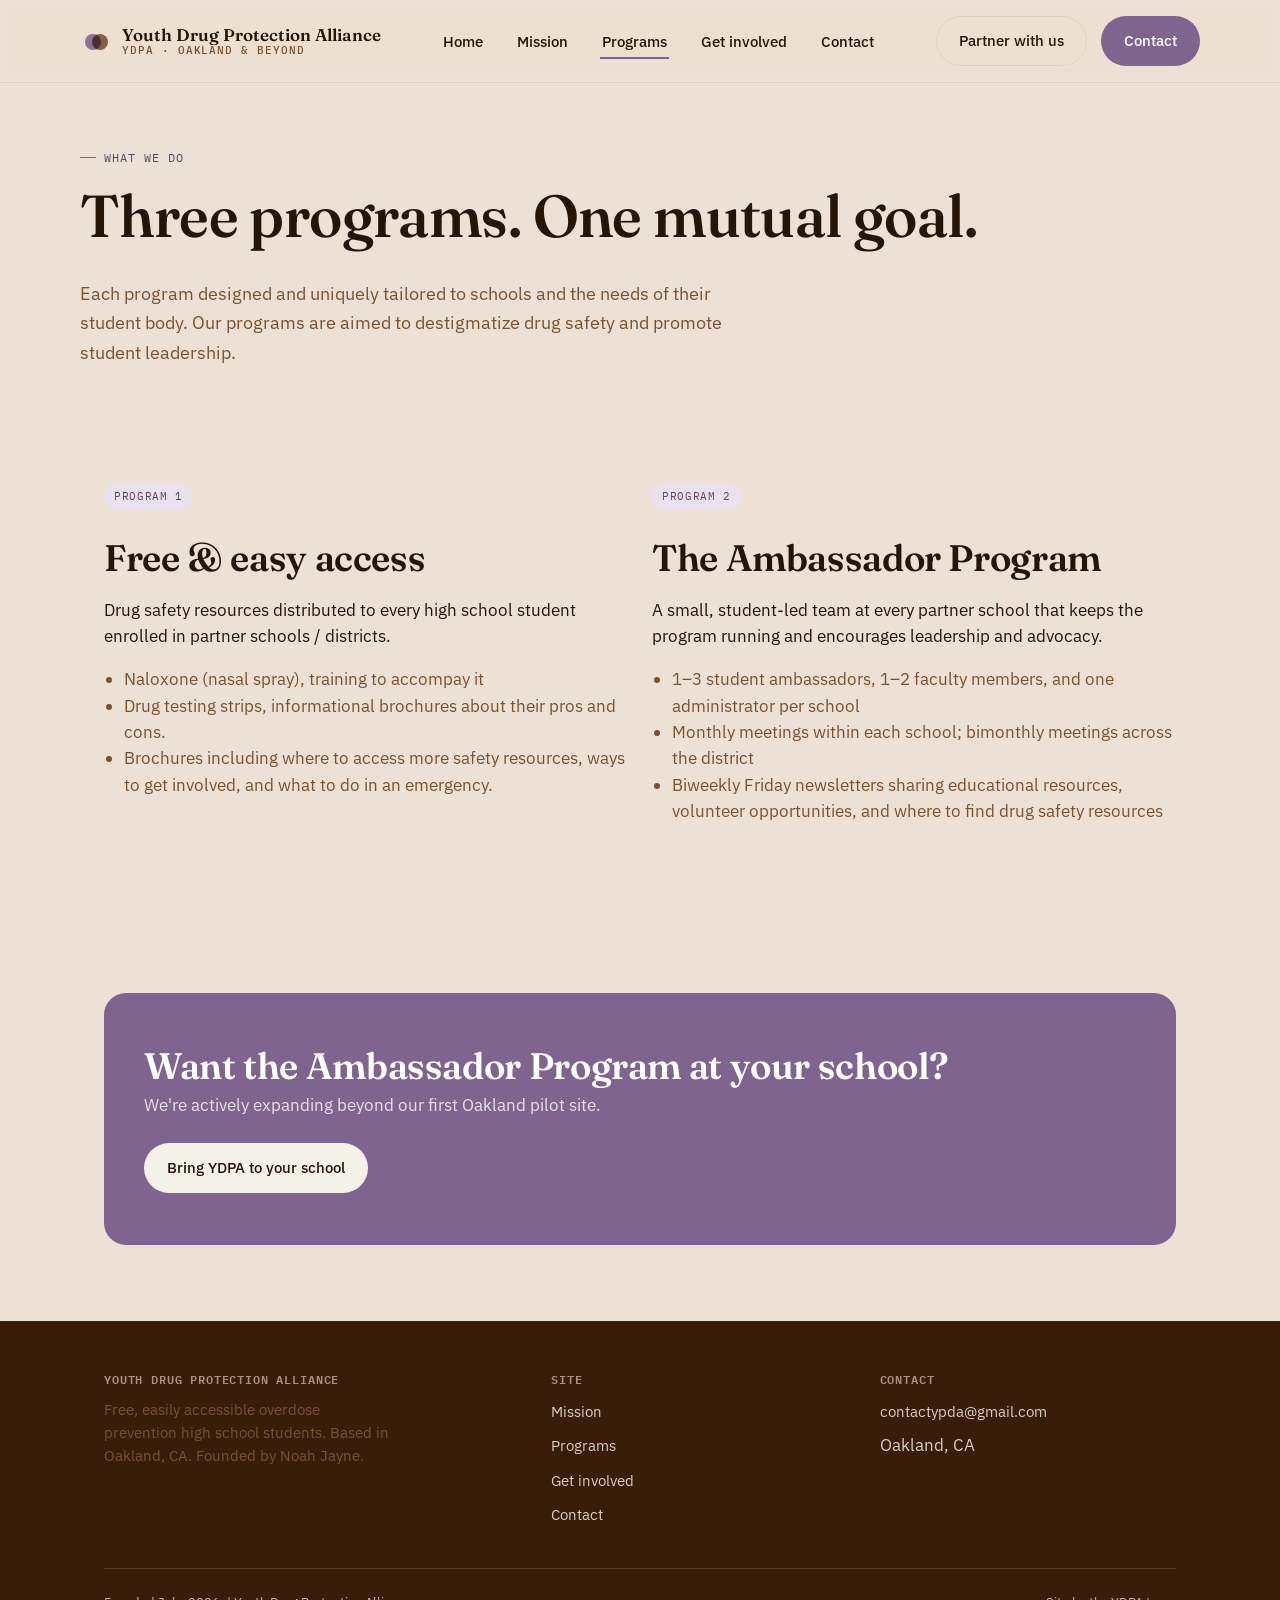
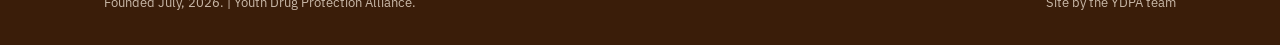
<file: programs.html>
<!DOCTYPE html>
<html lang="en">
<head>
<meta charset="UTF-8">
<meta name="viewport" content="width=device-width, initial-scale=1.0">
<title>Programs — Youth Drug Protection Alliance</title>
<meta name="description" content="Free anonymous access to naloxone and test strips, the student-led Ambassador Program, and what YDPA is building next.">
<link rel="icon" href="data:image/svg+xml,%3Csvg xmlns='http://www.w3.org/2000/svg' viewBox='0 0 32 32'%3E%3Crect width='32' height='32' rx='8' fill='%23F1E6DA'/%3E%3Ccircle cx='13' cy='17' r='7' fill='%23806490' opacity='0.9'/%3E%3Ccircle cx='20' cy='17' r='7' fill='%23775332' opacity='0.85'/%3E%3C/svg%3E">
<link rel="preconnect" href="https://fonts.googleapis.com">
<link href="https://fonts.googleapis.com/css2?family=Fraunces:opsz,wght@9..144,400;9..144,560;9..144,600&family=IBM+Plex+Sans:wght@400;500;600&family=IBM+Plex+Mono:wght@500;600&display=swap" rel="stylesheet">
<link rel="stylesheet" href="css/style.css">
</head>
<body>

<header class="site-header">
  <div class="container nav">
    <a href="index.html" class="brand">
      <svg class="brand-mark" viewBox="0 0 32 32" aria-hidden="true">
        <circle cx="13" cy="17" r="8" fill="var(--fern)" opacity="0.9"/>
        <circle cx="20" cy="17" r="8" fill="var(--berry)" opacity="0.85" style="mix-blend-mode:multiply"/>
      </svg>
      <span class="brand-name">Youth Drug Protection Alliance<small>YDPA · Oakland &amp; Beyond </small></span>
    </a>
    <button class="nav-toggle" aria-label="Toggle menu" aria-expanded="false">
      <span></span><span></span><span></span>
    </button>
    <ul class="nav-links">
      <li><a href="index.html">Home</a></li>
      <li><a href="about.html">Mission</a></li>
      <li><a href="programs.html" aria-current="page">Programs</a></li>
      <li><a href="partners.html">Get involved</a></li>
      <li><a href="contact.html">Contact</a></li>
    </ul>
    <div class="nav-cta">
      <a href="partners.html" class="btn btn-ghost">Partner with us</a>
      <a href="contact.html" class="btn btn-primary">Contact</a>
    </div>
  </div>
</header>

<main>

  <section class="page-header container">
    <div class="eyebrow">What we do</div>
    <h1>Three programs. One mutual goal. </h1>
    <p class="lede"> Each program designed and uniquely tailored to schools and the needs of their student body. Our programs are aimed to destigmatize drug safety and promote student leadership.</p>
  </section>

  <section class="section">
    <div class="container">
      <div class="grid-2">
        <div class="reveal">
          <span class="tag">Program 1</span>
          <h2 style="margin-top:14px;">Free &amp; easy access</h2>
          <p>Drug safety resources distributed to every high school student enrolled in partner schools / districts. </p>
          <ul style="color:var(--sub); padding-left:20px; margin-top:16px;">
            <li>Naloxone (nasal spray), training to accompay it</li>
            <li>Drug testing strips, informational brochures about their pros and cons. </li>
            <li>Brochures including where to access more safety resources, ways to get involved, and what to do in an emergency. </li>
          </ul>
        </div>
        <div class="reveal">
          <span class="tag">Program 2</span>
          <h2 style="margin-top:14px;">The Ambassador Program</h2>
          <p>A small, student-led team at every partner school that keeps the program running and encourages leadership and advocacy.</p>
          <ul style="color:var(--sub); padding-left:20px; margin-top:16px;">
            <li>1&ndash;3 student ambassadors, 1&ndash;2 faculty members, and one administrator per school</li>
            <li>Monthly meetings within each school; bimonthly meetings across the district</li>
            <li>Biweekly Friday newsletters sharing educational resources, volunteer opportunities, and where to find drug safety resources</li>
          </ul>
        </div>
      </div>
    </div>
  </section>

  <section class="section">
    <div class="container">
      <div class="cta-band reveal">
        <div>
          <h2>Want the Ambassador Program at your school?</h2>
          <p>We're actively expanding beyond our first Oakland pilot site.</p>
        </div>
        <a href="partners.html" class="btn btn-on-dark">Bring YDPA to your school</a>
      </div>
    </div>
  </section>

</main>

<footer class="site-footer">
  <div class="container">
    <div class="footer-grid">
      <div>
        <h4>Youth Drug Protection Alliance</h4>
        <p style="color:var(--sub); font-size:14.5px; max-width:32ch;">Free, easily accessible overdose prevention high school students. Based in Oakland, CA. Founded by Noah Jayne.</p>
      </div>
      <div>
        <h4>Site</h4>
        <ul>
          <li><a href="about.html">Mission</a></li>
          <li><a href="programs.html">Programs</a></li>
          <li><a href="partners.html">Get involved</a></li>
          <li><a href="contact.html">Contact</a></li>
        </ul>
      </div>
      <div>
        <h4>Contact</h4>
        <ul>
          <li><a href="mailto:contactydpa@gmail.com">contactypda@gmail.com</a></li>
          <li>Oakland, CA</li>
        </ul>
      </div>
    </div>
    <div class="footer-bottom">
    </span> Founded July, 2026. | Youth Drug Protection Alliance.</span>
      <span>Site by the YDPA team</span>
    </div>
  </div>
</footer>

<script>document.getElementById('year').textContent = new Date().getFullYear();</script>
<script src="js/main.js"></script>
</body>
</html>
</file>
<file: css/style.css>
/* =========================================================
   Youth Drug Protection Alliance — shared stylesheet
   Tokens: see :root. Display face: Fraunces. Body: IBM Plex
   Sans. Utility/data face: IBM Plex Mono.

   Palette: sand / purple / deep purple (new) / rust / footer brown
   ========================================================= */

:root{
  --ink:#241507;
  --sub:#775332;
  --bg:#EDE0D4;
  --card:#FFFFFF;
  --line:#E1D2C0;

  --fern:#806490;
  --fern-dark:#5B4763;
  --fern-tint:#EAE1EE;

  --berry:#775332;
  --berry-tint:#F1E6DA;

  --footer-bg:#3A1D09;
  --footer-tan:#C9B8A8;
  --footer-label:#A9927E;
  --footer-link:#D9CCC0;

  --radius-sm:8px;
  --radius-md:14px;
  --radius-lg:22px;

  --container:1120px;
  --shadow: 0 1px 2px rgba(36,21,7,0.05), 0 8px 24px rgba(36,21,7,0.08);
}

*, *::before, *::after{ box-sizing:border-box; }
html{ scroll-behavior:smooth; }
@media (prefers-reduced-motion: reduce){
  html{ scroll-behavior:auto; }
  *, *::before, *::after{ animation-duration:0.01ms !important; animation-iteration-count:1 !important; transition-duration:0.01ms !important; }
}

body{
  margin:0;
  background:var(--bg);
  color:var(--ink);
  font-family:'IBM Plex Sans', system-ui, -apple-system, sans-serif;
  font-size:16.5px;
  line-height:1.6;
  -webkit-font-smoothing:antialiased;
}

img{ max-width:100%; display:block; }
a{ color:inherit; }

h1,h2,h3,h4{
  font-family:'Fraunces', Georgia, serif;
  font-weight:600;
  line-height:1.12;
  margin:0 0 0.5em;
  letter-spacing:-0.01em;
  color:var(--ink);
}
h1{ font-size:clamp(2.4rem, 5vw, 3.7rem); font-weight:560; }
h2{ font-size:clamp(1.7rem, 3vw, 2.3rem); }
h3{ font-size:1.28rem; font-weight:600; }
p{ margin:0 0 1em; color:var(--ink); }
p.lede{ font-size:1.15rem; color:var(--sub); }

.eyebrow{
  font-family:'IBM Plex Mono', monospace;
  font-size:12px;
  letter-spacing:0.08em;
  text-transform:uppercase;
  color:var(--fern-dark);
  display:inline-flex;
  align-items:center;
  gap:8px;
  margin-bottom:14px;
}
.eyebrow::before{
  content:"";
  width:16px; height:1.5px;
  background:var(--fern);
  display:inline-block;
}
.eyebrow.berry{ color:var(--berry); }
.eyebrow.berry::before{ background:var(--berry); }

.container{ max-width:var(--container); margin:0 auto; padding:0 24px; }
.section{ padding:76px 0; }
.section.tight{ padding:48px 0; }
.section.tint{ background:var(--fern-tint); }
.section.ink{ background:var(--footer-bg); color:#F4F1E8; }
.section.ink h2, .section.ink h3{ color:#F4F1E8; }
.section.ink p{ color:#CFC3B8; }

/* ---------- Buttons ---------- */
.btn{
  display:inline-flex;
  align-items:center;
  gap:8px;
  padding:12px 22px;
  border-radius:100px;
  font-family:'IBM Plex Sans', sans-serif;
  font-weight:500;
  font-size:15px;
  text-decoration:none;
  border:1.5px solid transparent;
  cursor:pointer;
  transition:transform 0.15s ease, box-shadow 0.15s ease, background 0.15s ease, color 0.15s ease;
}
.btn:hover{ transform:translateY(-1px); }
.btn:focus-visible{ outline:2.5px solid var(--fern); outline-offset:3px; }
.btn-primary{ background:var(--fern); color:#fff; }
.btn-primary:hover{ background:var(--fern-dark); }
.btn-ghost{ background:transparent; color:var(--ink); border-color:var(--line); }
.btn-ghost:hover{ border-color:var(--ink); }
.btn-on-dark{ background:#F4F1E8; color:var(--ink); }
.btn-on-dark:hover{ background:#fff; }

/* ---------- Header / Nav ---------- */
.site-header{
  position:sticky; top:0; z-index:50;
  background:rgba(237,224,212,0.92);
  backdrop-filter:saturate(140%) blur(8px);
  border-bottom:1px solid var(--line);
}
.nav{
  display:flex; align-items:center; justify-content:space-between;
  padding:16px 0;
}
.brand{
  display:flex; align-items:center; gap:10px;
  text-decoration:none; color:var(--ink);
}
.brand-mark{ width:32px; height:32px; flex:0 0 auto; }
.brand-name{
  font-family:'Fraunces', serif; font-weight:600; font-size:17px; line-height:1.05;
}
.brand-name small{
  display:block; font-family:'IBM Plex Mono', monospace; font-weight:500;
  font-size:10.5px; letter-spacing:0.09em; color:var(--sub); text-transform:uppercase; margin-top:2px;
}
.nav-links{ display:flex; align-items:center; gap:30px; list-style:none; margin:0; padding:0; }
.nav-links a{
  text-decoration:none; font-size:15px; font-weight:500; color:var(--ink);
  padding:6px 2px; border-bottom:2px solid transparent;
}
.nav-links a:hover, .nav-links a[aria-current="page"]{ border-bottom-color:var(--fern); }
.nav-cta{ display:flex; align-items:center; gap:14px; }
.nav-toggle{
  display:none; background:none; border:1.5px solid var(--line); border-radius:8px;
  width:40px; height:40px; cursor:pointer; padding:0;
}
.nav-toggle span{ display:block; width:18px; height:1.5px; background:var(--ink); margin:4px auto; transition:transform .2s ease, opacity .2s ease; }

@media (max-width: 860px){
  .nav-links{
    position:absolute; top:100%; left:0; right:0;
    background:var(--bg); border-bottom:1px solid var(--line);
    flex-direction:column; align-items:flex-start; gap:0; padding:8px 24px 18px;
    display:none;
  }
  .nav-links.open{ display:flex; }
  .nav-links li{ width:100%; }
  .nav-links a{ display:block; padding:12px 0; border-bottom:1px solid var(--line); }
  .nav-toggle{ display:block; }
  .nav-cta .btn-ghost{ display:none; }
}

/* ---------- Hero ---------- */
.hero{ padding:64px 0 40px; }
.hero-grid{
  display:grid; grid-template-columns:1.15fr 0.85fr; gap:56px; align-items:start;
}
.hero-copy p.lede{ max-width:46ch; }
.hero-actions{ display:flex; gap:14px; margin-top:30px; flex-wrap:wrap; }

/* Signature element: the index card */
.index-card{
  background:var(--card);
  border:1.5px solid var(--ink);
  border-radius:var(--radius-md);
  padding:26px 26px 24px;
  box-shadow:var(--shadow);
  transform:rotate(-2.6deg);
  margin-top:18px;
  max-width:360px;
}
.index-card .eyebrow{ margin-bottom:10px; }
.index-card .big-stat{
  font-family:'Fraunces', serif; font-weight:560; font-size:3.6rem; line-height:1;
  color:var(--berry); margin:0 0 8px;
}
.index-card p{ font-size:14.5px; color:var(--sub); margin:0 0 6px; }
.index-card .source{
  font-family:'IBM Plex Mono', monospace; font-size:11px; color:var(--sub);
  border-top:1px dashed var(--line); margin-top:14px; padding-top:10px;
}
@media (max-width:860px){
  .hero-grid{ grid-template-columns:1fr; }
  .index-card{ transform:rotate(0); max-width:420px; }
}

/* ---------- Stat band ---------- */
.stat-band{
  background:var(--footer-bg); color:#F4F1E8;
  padding:52px 0;
}
.stat-grid{
  display:grid; grid-template-columns:repeat(2, 1fr); gap:100px;
}
.stat-grid.two-col{
  grid-template-columns:repeat(1, 1fr); max-width:620px; margin:0 auto; gap:64px;
}
.stat-item .big-stat{
  font-family:'Fraunces', serif; font-size:2.8rem; font-weight:560; color:#fff; margin:0 0 6px;
}
.stat-item p{ color:#D8CCC0; font-size:14px; margin:0; }
.stat-band .source{
  font-family:'IBM Plex Mono', monospace; font-size:11px; color:#B3A395;
  margin-top:30px; padding-top:16px; border-top:1px solid rgba(255,255,255,0.12);
  text-align:center;
}
@media (max-width:760px){ .stat-grid, .stat-grid.two-col{ grid-template-columns:1fr; gap:28px; } }

/* ---------- Cards / grids ---------- */
.grid-3{ display:grid; grid-template-columns:repeat(3, 1fr); gap:24px; }
.grid-2{ display:grid; grid-template-columns:repeat(2, 1fr); gap:24px; }
@media (max-width:860px){ .grid-3, .grid-2{ grid-template-columns:1fr; } }

.card{
  background:var(--card); border:1px solid var(--line); border-radius:var(--radius-md);
  padding:28px; transition:transform .18s ease, box-shadow .18s ease;
}
.card:hover{ transform:translateY(-3px); box-shadow:var(--shadow); }
.tag{
  display:inline-block; font-family:'IBM Plex Mono', monospace; font-size:10.5px;
  letter-spacing:0.06em; text-transform:uppercase; color:var(--fern-dark);
  background:var(--fern-tint); border-radius:100px; padding:4px 10px; margin-bottom:14px;
}
.tag.dev{ color:var(--berry); background:var(--berry-tint); }
.card ul{ padding-left:20px; margin:0; color:var(--sub); }
.card li{ margin-bottom:6px; }

/* ---------- Reveal (kept as a hook, not used to hide content) ---------- */
.reveal{ opacity:1; }

/* ---------- CTA band ---------- */
.cta-band{
  background:var(--fern); color:#fff; border-radius:var(--radius-lg);
  padding:52px 40px; display:flex; align-items:center; justify-content:space-between; gap:24px; flex-wrap:wrap;
}
.cta-band h2{ color:#fff; margin-bottom:6px; }
.cta-band p{ color:#EAE0EE; margin:0; }

/* ---------- Footer ---------- */
.site-footer{ background:var(--footer-bg); padding:52px 0 32px; }
.footer-grid{ display:grid; grid-template-columns:1.4fr 1fr 1fr; gap:32px; margin-bottom:32px; }
.footer-grid h4{ font-family:'IBM Plex Mono', monospace; font-size:12px; letter-spacing:0.07em; text-transform:uppercase; color:var(--footer-label); margin-bottom:12px; }
.footer-grid ul{ list-style:none; margin:0; padding:0; color:var(--footer-link); }
.footer-grid li{ margin-bottom:8px; }
.footer-grid a{ text-decoration:none; color:var(--footer-link); font-size:14.5px; }
.footer-grid a:hover{ color:#fff; }
.footer-bottom{
  display:flex; justify-content:space-between; align-items:center; flex-wrap:wrap; gap:10px;
  padding-top:24px; border-top:1px solid rgba(255,255,255,0.14);
  font-size:13px; color:var(--footer-tan);
}
@media (max-width:760px){ .footer-grid{ grid-template-columns:1fr; } }

/* ---------- Page header (non-home pages) ---------- */
.page-header{ padding:56px 0 20px; }
.page-header .eyebrow{ margin-bottom:16px; }
.page-header p.lede{ max-width:60ch; }

/* ---------- Misc ---------- */
.divider{ height:1px; background:var(--line); border:none; margin:0; }
.status-pill{
  display:inline-flex; align-items:center; gap:8px;
  font-family:'IBM Plex Mono', monospace; font-size:12px; color:var(--fern-dark);
  background:var(--fern-tint); border-radius:100px; padding:6px 14px; margin-bottom:20px;
}
.status-pill .dot{ width:7px; height:7px; border-radius:50%; background:var(--fern); }

.founder-note{
  display:grid; grid-template-columns:auto 1fr; gap:22px; align-items:flex-start;
  background:var(--card); border:1px solid var(--line); border-radius:var(--radius-md); padding:28px;
}
.founder-note .avatar{
  width:56px; height:56px; border-radius:50%; background:var(--berry-tint);
  display:flex; align-items:center; justify-content:center;
  font-family:'Fraunces', serif; font-weight:600; color:var(--berry); font-size:20px;
}
@media (max-width:560px){ .founder-note{ grid-template-columns:1fr; } }

.contact-grid{ display:grid; grid-template-columns:1fr 1fr; gap:48px; align-items:start; }
@media (max-width:860px){ .contact-grid{ grid-template-columns:1fr; } }
.contact-line{ display:flex; align-items:baseline; gap:12px; padding:16px 0; border-bottom:1px solid var(--line); }
.contact-line .label{ font-family:'IBM Plex Mono', monospace; font-size:12px; color:var(--sub); width:110px; flex:0 0 auto; text-transform:uppercase; letter-spacing:0.06em; }
.contact-line a{ text-decoration:none; font-weight:500; }
.contact-line a:hover{ color:var(--fern-dark); }
</file>
